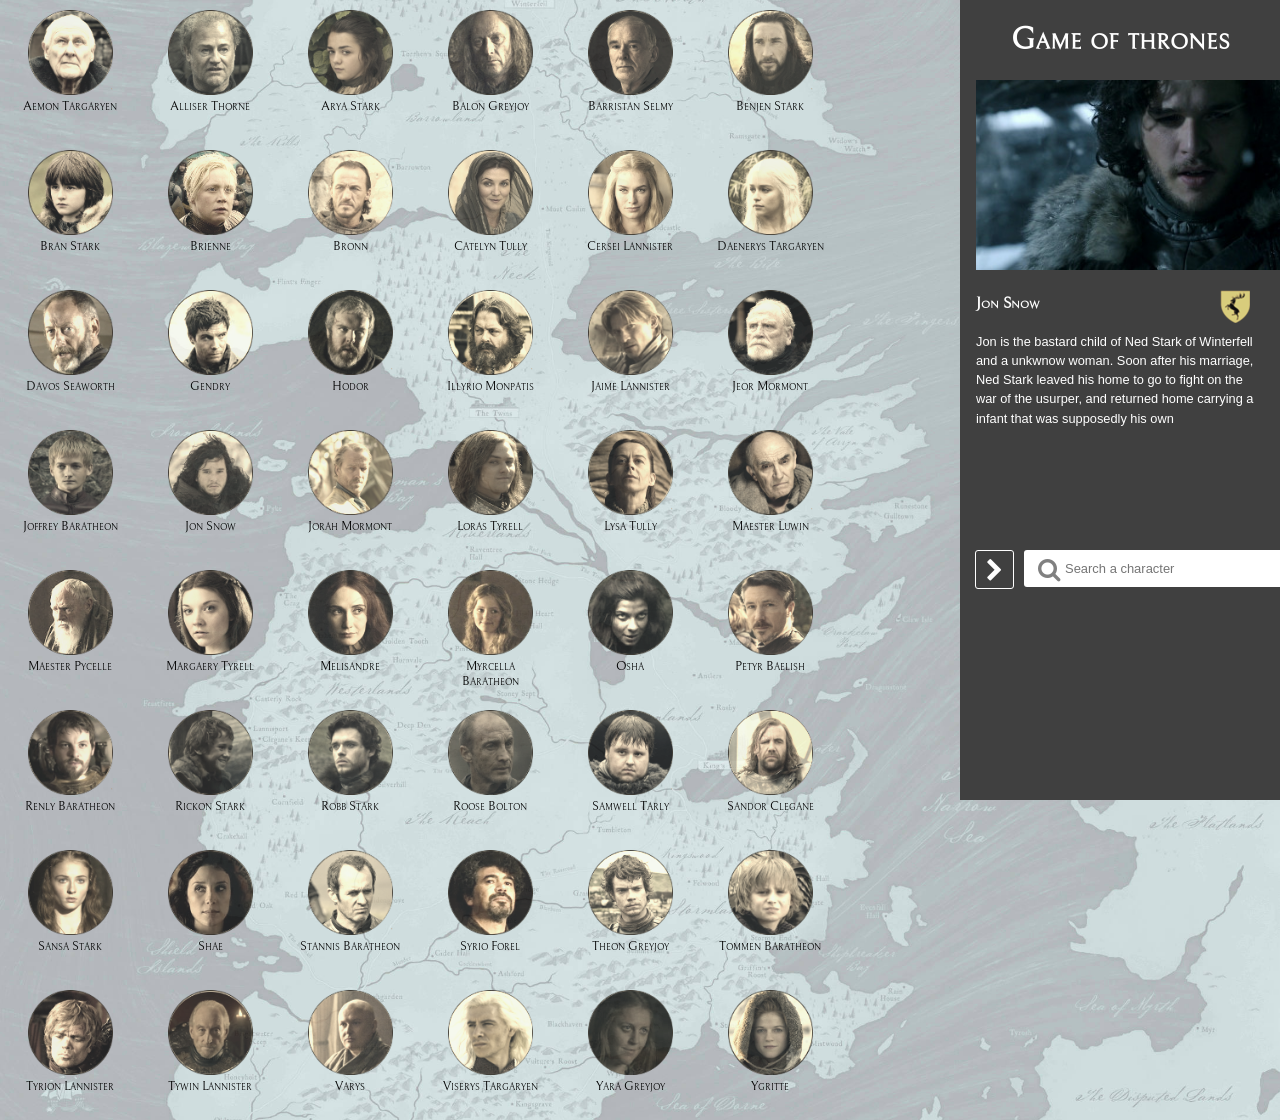
<file: index2.html>
<!DOCTYPE html>
<html lang="en">

<head>
    <meta charset="UTF-8">
    <meta name="viewport" content="width=device-width, initial-scale=1.0">
    <meta http-equiv="X-UA-Compatible" content="ie=edge">
    <link rel="stylesheet" href="css/characters.css" type="text/css">
    <link href="https://fonts.googleapis.com/css?family=Bellefair" rel="stylesheet">
    <link rel="stylesheet" href="https://cdnjs.cloudflare.com/ajax/libs/font-awesome/4.7.0/css/font-awesome.min.css">
    <title>Document</title>
</head>

<body>
    <div class="map">

    </div>
    <div class="details">
        <h1>Game of thrones</h1>
        <img id="detail-pic" src="assets/pictures/jon_snow.jpg" alt="picture">
        <p id="name">Jon Snow</p>
        <img id="house" src="assets/houses/baratheon.png" alt=" ">

        <p id="detail-text">Jon is the bastard child of Ned Stark of Winterfell and a unkwnow woman. Soon after his marriage, Ned Stark leaved
            his home to go to fight on the war of the usurper, and returned home carrying a infant that was supposedly his
            own
        </p>


        <form action="">
            <div id="btn">
                <i id="fa-chevron-right" class="fa fa-chevron-right" style="font-size:24px; color:white"></i>
            </div>
            <div>
                <i id="fa-search" class="fa fa-search" style="font-size:24px; color:gray"></i>
                <input type="text" name="search" id="search" placeholder="Search a character">
            </div>

        </form>

    </div>
    <script src="js/got2.js"></script>
</body>

</html>
</file>
<file: css/characters.css>
body {
    box-sizing: border-box;
    width: auto;
    margin: 0;
    background: #D8D8D8 url("../assets/site/mapblue.jpg") no-repeat center fixed;
    background-size: cover;
}

.map {
    width: 75%;
    background-size: cover;
    height: 800px;
}

.details {
    position: fixed;
    width: 25%;
    top: 0;
    right: 0;
    background-color: #404040;
    height: 800px;
    color: white;
}

.map>div {
    position: relative;
    float: left;
    padding: 10px;
    text-align: center;
    width: 120px;
    height: 120px;
}

.map>div>img:hover {
    cursor: pointer;
    opacity: 1;
}

p.selected {
    background-color: rgba(0, 0, 0, 0.5);
    color: white;
    font-weight: bold;
}

img.selected {
    opacity: 1;
    filter: drop-shadow(0px 0px 10px black);
}

p.unselected {
    background-color: 5% 5% 5% black;
}

#detail-pic {
    width: 330px;
    height: 190px;
    margin: auto;
    padding: 0 5% 0% 5%;
    opacity: 1;
    filter: none;
}

img {
    width: 85px;
    opacity: 0.8;
    filter: sepia(70%);
}

p {
    width: 90%;
    margin: auto;
    padding: 0 5%;
    font-family: 'Bellefair', serif;
    font-size: 0.8em;
    font-variant: small-caps;
    max-height: 200px;
    overflow: auto;
}

h1 {
    font-family: 'Bellefair', serif;
    font-variant: small-caps;
    text-align: center;
}

#name {
    font: small-caps bold 1em 'Bellefair', serif;
}

#house {
    position: absolute;
    top: 290px;
    right: 30px;
    width: 30px;
}

.details>p {
    font-family: Arial, Helvetica, sans-serif;
    font-variant: normal;
    line-height: 1.5em;
    margin-top: 20px;
}

form {
    position: absolute;
    width: 100%;
    top: 550px;
    left: 15px;
}

#search,
form>div {
    position: relative;
    float: left;
    padding: 11px;
    font-family: inherit;
    border-width: 0;
    border-radius: 3px;
    font-size: 0.9em;
    font-family: Arial, Helvetica, sans-serif;
}

form>div:nth-child(2) {
    padding: 0;
}

#search {
    width: 120%;
    margin-left: 10px;
    text-indent: 30px;
}

div>i {
    position: absolute;
    z-index: 1;
    top: 50%;
    left: 50%;
    transform: translate(-50%, -50%);
    vertical-align: middle;
}

form>div:nth-child(2)>i {
    position: absolute;
    margin-left: -65px;
    z-index: 1;
    top: 50%;
    left: 50%;
    transform: translate(-50%, -50%);
}

form>div:first-child {
    border-color: white;
    border-style: solid;
    border-width: 0.1em;
    width: 15px;
    height: 15px;
    margin: 0;
}

form>div:first-child:hover {
    cursor: pointer;
}
</file>
